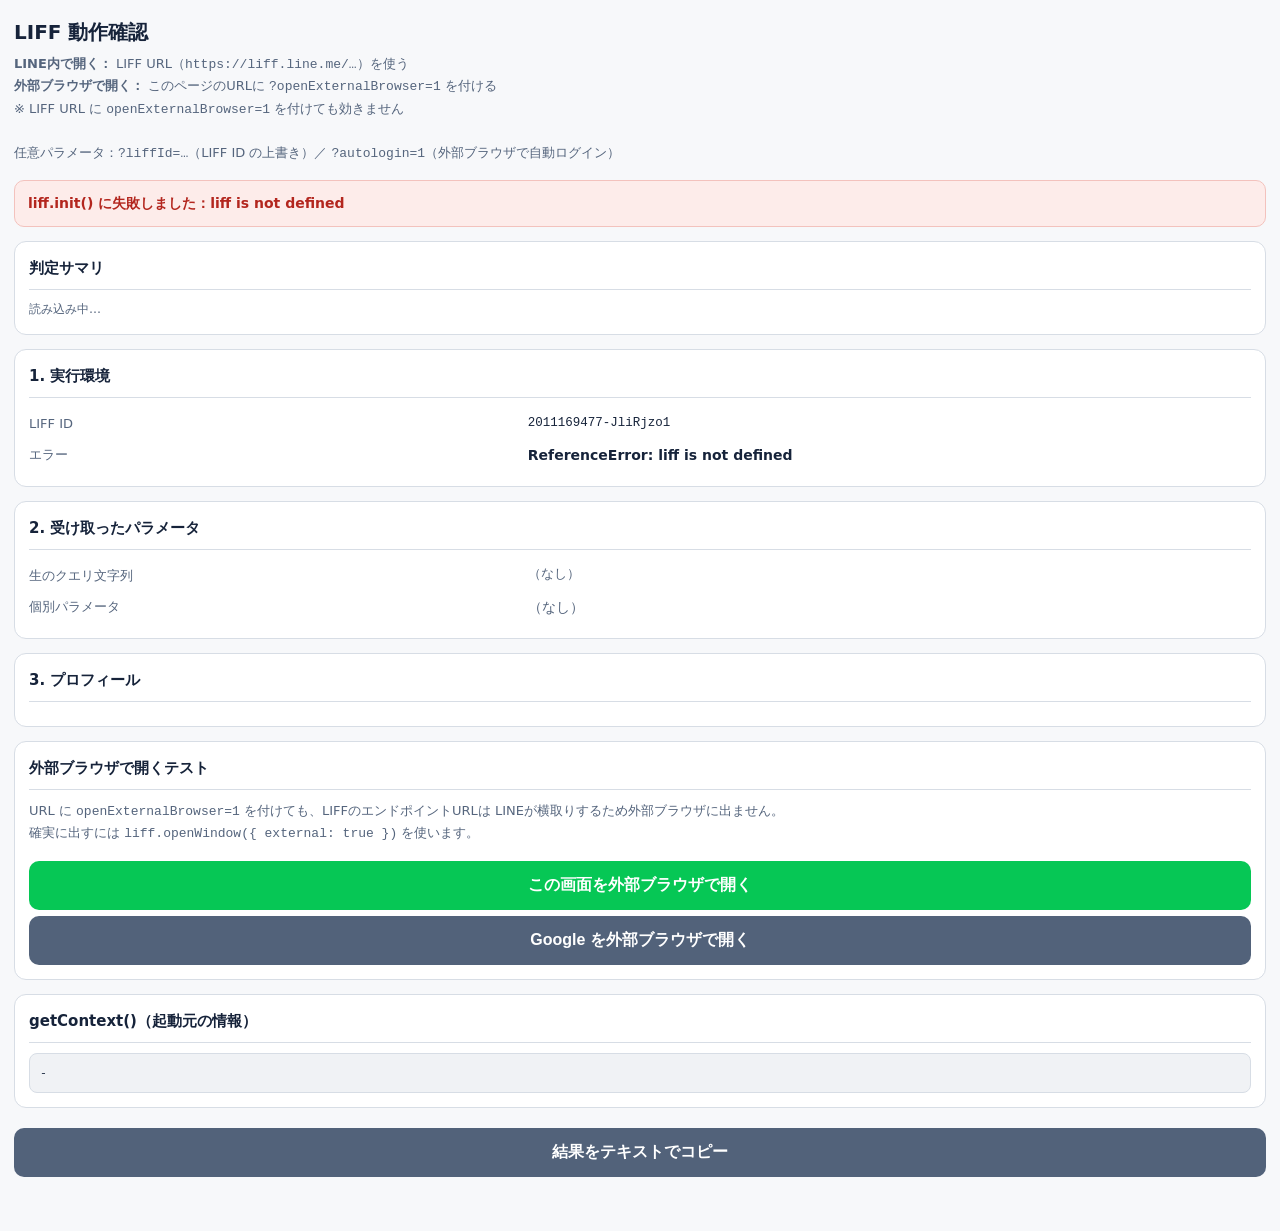
<file: index.html>
<!DOCTYPE html>
<html lang="ja">
<head>
<meta charset="UTF-8">
<meta name="viewport" content="width=device-width, initial-scale=1, viewport-fit=cover">
<title>LIFF 動作確認</title>
<style>
  :root {
    --bg: #f7f8fa;
    --card: #ffffff;
    --line: #d7dde5;
    --ink: #16233a;
    --sub: #55657d;
    --ok: #1a7f4b;
    --ng: #b3261e;
    --warn: #a35a00;
  }
  * { box-sizing: border-box; -webkit-tap-highlight-color: transparent; }
  body {
    margin: 0; padding: 16px 14px 60px;
    background: var(--bg); color: var(--ink);
    font-family: system-ui, -apple-system, "Hiragino Sans", "Noto Sans JP", sans-serif;
    font-size: 16px; line-height: 1.65;
  }
  h1 { font-size: 20px; margin: 0 0 4px; }
  .lead { color: var(--sub); font-size: 13px; margin: 0 0 16px; }
  .card {
    background: var(--card); border: 1px solid var(--line);
    border-radius: 12px; padding: 14px; margin-bottom: 14px;
  }
  .card h2 {
    font-size: 15px; margin: 0 0 10px; padding-bottom: 8px;
    border-bottom: 1px solid var(--line);
  }
  .row { display: flex; gap: 10px; padding: 5px 0; align-items: flex-start; }
  .k { flex: 0 0 40%; color: var(--sub); font-size: 13px; }
  .v { flex: 1; word-break: break-all; font-size: 14px; font-weight: 600; }
  .v.mono { font-family: ui-monospace, Menlo, Consolas, monospace; font-size: 12.5px; font-weight: 500; }
  .empty { color: var(--sub); font-weight: 400; }
  .verdict { display: flex; gap: 10px; padding: 9px 0; border-bottom: 1px dashed var(--line); }
  .verdict:last-child { border-bottom: 0; }
  .mark { flex: 0 0 26px; font-size: 19px; font-weight: 700; text-align: center; }
  .ok { color: var(--ok); } .ng { color: var(--ng); } .warn { color: var(--warn); }
  .vt { font-size: 14px; }
  .vn { font-size: 12px; color: var(--sub); }
  .banner {
    border-radius: 10px; padding: 11px 13px; margin-bottom: 14px;
    font-size: 14px; font-weight: 600;
  }
  .banner.err { background: #fdecea; color: var(--ng); border: 1px solid #f3c2bd; }
  .banner.info { background: #e8f0fb; color: #1c4f9c; border: 1px solid #c2d6f0; }
  button {
    width: 100%; padding: 14px; font-size: 16px; font-weight: 700;
    border: 0; border-radius: 10px; background: #06c755; color: #fff;
    margin-top: 6px; cursor: pointer;
  }
  button.sub { background: #52627a; }
  pre {
    background: #f0f2f5; border: 1px solid var(--line); border-radius: 8px;
    padding: 10px; font-size: 11.5px; overflow-x: auto; margin: 0;
    white-space: pre-wrap; word-break: break-all;
  }
</style>
</head>
<body>

<h1>LIFF 動作確認</h1>
<p class="lead">
  <b>LINE内で開く：</b> LIFF URL（<code>https://liff.line.me/…</code>）を使う<br>
  <b>外部ブラウザで開く：</b> このページのURLに <code>?openExternalBrowser=1</code> を付ける<br>
  ※ LIFF URL に <code>openExternalBrowser=1</code> を付けても効きません<br>
  <br>
  任意パラメータ：<code>?liffId=…</code>（LIFF ID の上書き）／
  <code>?autologin=1</code>（外部ブラウザで自動ログイン）
</p>

<div id="banner"></div>

<div class="card">
  <h2>判定サマリ</h2>
  <div id="verdict"><div class="vn">読み込み中…</div></div>
</div>

<div class="card">
  <h2>1. 実行環境</h2>
  <div id="env"></div>
</div>

<div class="card">
  <h2>2. 受け取ったパラメータ</h2>
  <div id="params"></div>
</div>

<div class="card">
  <h2>3. プロフィール</h2>
  <div id="profile"></div>
  <div id="loginArea"></div>
</div>

<div class="card">
  <h2>外部ブラウザで開くテスト</h2>
  <p style="font-size:13px;color:var(--sub);margin:0 0 10px;">
    URL に <code>openExternalBrowser=1</code> を付けても、LIFFのエンドポイントURLは
    LINEが横取りするため外部ブラウザに出ません。<br>
    確実に出すには <code>liff.openWindow({ external: true })</code> を使います。
  </p>
  <button id="extBtn">この画面を外部ブラウザで開く</button>
  <button id="extBtn2" style="background:#52627a;">Google を外部ブラウザで開く</button>
</div>

<div class="card">
  <h2>getContext()（起動元の情報）</h2>
  <pre id="ctx">-</pre>
</div>

<button class="sub" id="copyBtn">結果をテキストでコピー</button>

<script src="https://static.line-scdn.net/liff/edge/2/sdk.js"></script>
<script>
// ============ LIFF ID ============
// LINE Developers Console >「LIFF」タブ に表示されている値
const LIFF_ID = "2011169477-JliRjzo1";
// =================================

const q  = new URLSearchParams(location.search);
const id = q.get("liffId") || LIFF_ID;

const $ = (s) => document.querySelector(s);
const results = {};

function row(k, v, mono) {
  const empty = (v === undefined || v === null || v === "");
  const cls = "v" + (mono ? " mono" : "") + (empty ? " empty" : "");
  return `<div class="row"><div class="k">${k}</div><div class="${cls}">${empty ? "（なし）" : String(v)}</div></div>`;
}

function banner(type, msg) {
  $("#banner").innerHTML = `<div class="banner ${type}">${msg}</div>`;
}

function verdict(items) {
  $("#verdict").innerHTML = items.map(i => {
    const mark = i.state === "ok" ? "○" : i.state === "ng" ? "×" : "△";
    return `<div class="verdict">
      <div class="mark ${i.state}">${mark}</div>
      <div><div class="vt">${i.title}</div><div class="vn">${i.note}</div></div>
    </div>`;
  }).join("");
}

// ---- 2. クエリパラメータ（LIFF初期化前に取得しておく） ----
const rawSearch = location.search;
const entries = [...q.entries()].filter(([k]) => k !== "liffId");
let paramHtml = row("生のクエリ文字列", rawSearch, true);
if (entries.length === 0) {
  paramHtml += row("個別パラメータ", "");
} else {
  entries.forEach(([k, v]) => { paramHtml += row("　" + k, v, true); });
}
// LIFFブラウザではパラメータが liff.state に入る場合がある
const liffState = q.get("liff.state");
if (liffState) paramHtml += row("liff.state", decodeURIComponent(liffState), true);
$("#params").innerHTML = paramHtml;

results.query = rawSearch;
results.paramCount = entries.length;

// ---- 初期化 ----
(async () => {
  if (!id || id === "PASTE_YOUR_LIFF_ID") {
    banner("err", "LIFF ID が未設定です。ファイル内の LIFF_ID を書き換えるか、URL に ?liffId=… を付けてください。");
    $("#env").innerHTML = row("LIFF ID", "");
    $("#profile").innerHTML = row("状態", "LIFF ID 未設定のため取得できません");
    verdict([
      { state: "ng", title: "① userId が取れるか", note: "LIFF ID 未設定" },
      { state: "ng", title: "② 外部ブラウザでの挙動", note: "LIFF ID 未設定" },
      { state: entries.length > 0 ? "ok" : "ng", title: "③ クエリパラメータが渡るか",
        note: entries.length > 0 ? `${entries.length} 個受信` : "パラメータなし" }
    ]);
    return;
  }

  // ?autologin=1 を付けると、外部ブラウザでも自動で liff.login() が走る
  const autoLogin = q.get("autologin") === "1";

  try {
    await liff.init({ liffId: id, withLoginOnExternalBrowser: autoLogin });
  } catch (e) {
    banner("err", "liff.init() に失敗しました：" + (e && e.message ? e.message : e));
    $("#env").innerHTML = row("LIFF ID", id, true) + row("エラー", String(e));
    return;
  }

  // ---- 1. 実行環境 ----
  const inClient  = liff.isInClient();
  const loggedIn  = liff.isLoggedIn();
  const os        = liff.getOS();
  const lineVer   = liff.getLineVersion();
  const liffVer   = liff.getVersion();
  const lang      = liff.getLanguage ? liff.getLanguage() : "-";

  const where = inClient ? "LIFFブラウザ（LINEアプリ内）" : "外部ブラウザ";

  $("#env").innerHTML =
    row("LIFF ID", id, true) +
    row("開かれている場所", where) +
    row("isInClient()", String(inClient)) +
    row("isLoggedIn()", String(loggedIn)) +
    row("OS", os) +
    row("LINE バージョン", lineVer) +
    row("LIFF SDK", liffVer) +
    row("言語", lang) +
    row("外部ブラウザ自動ログイン", autoLogin ? "有効（?autologin=1）" : "無効");

  results.inClient = inClient;
  results.loggedIn = loggedIn;
  results.where = where;

  // ---- getContext ----
  try {
    $("#ctx").textContent = JSON.stringify(liff.getContext(), null, 2);
  } catch (e) {
    $("#ctx").textContent = "取得できません：" + e;
  }

  // ---- 外部ブラウザで開くテスト ----
  $("#extBtn").onclick = () => {
    liff.openWindow({ url: location.href, external: true });
  };
  $("#extBtn2").onclick = () => {
    liff.openWindow({ url: "https://www.google.com/", external: true });
  };

  // ---- 3. プロフィール ----
  let userId = null;
  if (!loggedIn) {
    $("#profile").innerHTML = row("状態", "未ログインのため取得できません");
    $("#loginArea").innerHTML = '<button id="loginBtn">LINEログインして取得する</button>';
    $("#loginBtn").onclick = () => liff.login({ redirectUri: location.href });
    banner("info", "外部ブラウザでは liff.init() だけではログインされません。上のボタンで liff.login() を実行してください。");
  } else {
    try {
      const p = await liff.getProfile();
      userId = p.userId;
      let idTokenInfo = "（取得できず）";
      try {
        const t = liff.getIDToken();
        if (t) idTokenInfo = t.slice(0, 24) + "…（" + t.length + "文字）";
      } catch (e) { idTokenInfo = "エラー: " + e; }

      $("#profile").innerHTML =
        row("userId", p.userId, true) +
        row("表示名", p.displayName) +
        row("ステータスメッセージ", p.statusMessage) +
        row("画像URL", p.pictureUrl, true) +
        row("IDトークン", idTokenInfo, true);
    } catch (e) {
      $("#profile").innerHTML = row("エラー", String(e));
      banner("err", "getProfile() に失敗：" + e + "（LIFFの権限で profile が有効か確認してください）");
    }
  }
  results.userId = userId;

  // ---- 判定サマリ ----
  verdict([
    {
      state: userId ? "ok" : "ng",
      title: "① userId が取れるか",
      note: userId ? "取得成功。会社の紐付けに使えます" : "取得できず。ログインまたは権限設定を確認"
    },
    {
      state: inClient ? "ok" : "warn",
      title: "② どのブラウザで開かれているか",
      note: where + (inClient ? "。LIFF機能はフルで使えます" : "。一部のLIFF機能が制限されます")
    },
    {
      state: entries.length > 0 ? "ok" : "ng",
      title: "③ クエリパラメータが渡るか",
      note: entries.length > 0
        ? entries.map(([k, v]) => k + "=" + v).join(" / ") + " を受信"
        : "パラメータなし。?company=C001 などを付けて再度開いてください"
    }
  ]);
})();

// ---- コピー ----
$("#copyBtn").onclick = () => {
  const text = [
    "=== LIFF 動作確認結果 ===",
    "日時: " + new Date().toLocaleString("ja-JP"),
    "URL : " + location.href,
    "",
    "開かれている場所: " + (results.where || "-"),
    "isInClient      : " + results.inClient,
    "isLoggedIn      : " + results.loggedIn,
    "userId          : " + (results.userId || "取得できず"),
    "クエリ           : " + (results.query || "なし"),
    "パラメータ数     : " + results.paramCount,
    "",
    "getContext():",
    $("#ctx").textContent
  ].join("\n");

  navigator.clipboard.writeText(text)
    .then(() => { $("#copyBtn").textContent = "コピーしました"; })
    .catch(() => { $("#copyBtn").textContent = "コピーに失敗しました"; });
};
</script>
</body>
</html>
</file>
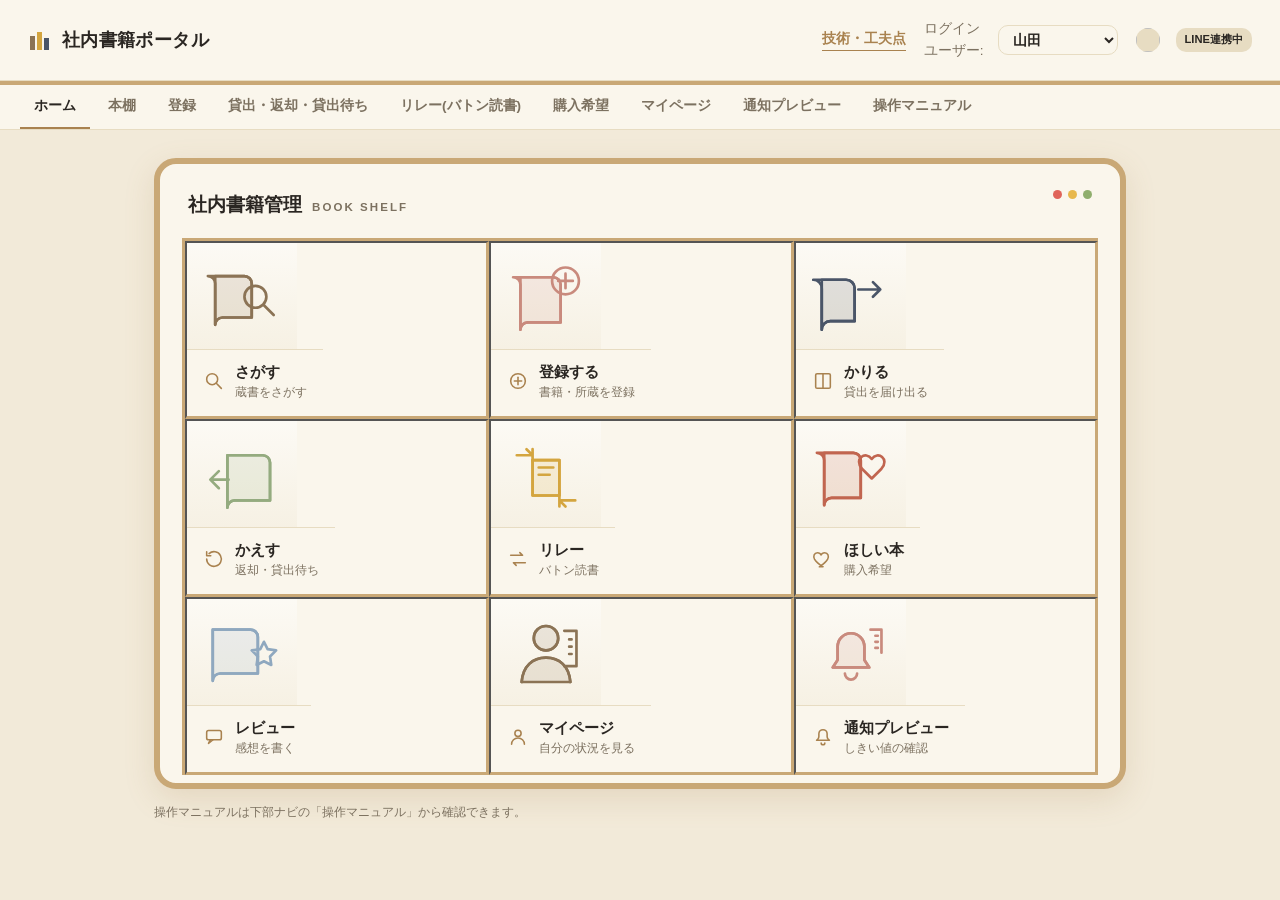
<file: book-portal/index.html>
<!DOCTYPE html>
<html lang="ja">
<head>
<meta charset="UTF-8">
<meta name="viewport" content="width=device-width, initial-scale=1.0">
<title>社内書籍ポータル</title>
<link rel="stylesheet" href="style.css">
</head>
<body>
<header>
  <h1><svg class="brand-mark" viewBox="0 0 24 24" width="24" height="24" aria-hidden="true">
    <rect x="2" y="8" width="5" height="14" fill="#8b7355"/>
    <rect x="9" y="4" width="5" height="18" fill="#d4a53f"/>
    <rect x="16" y="10" width="5" height="12" fill="#4a5568"/>
  </svg>社内書籍ポータル</h1>
  <div class="header-actions">
    <a href="#presentation" id="presentationLink" class="presentation-link">技術・工夫点</a>
    <div class="user-switch" id="userSwitch">
      ログインユーザー:
      <select id="currentUser"></select>
    </div>
    <div class="line-user" id="lineUser" hidden>
      <img id="lineUserPic" alt="">
      <span id="lineUserName"></span>
      <span class="tag" style="margin:0;">LINE連携中</span>
    </div>
  </div>
</header>
<div class="accent-bar" aria-hidden="true"></div>

<nav id="nav">
  <button data-view="home" class="active">ホーム</button>
  <button data-view="shelf">本棚</button>
  <button data-view="register">登録</button>
  <button data-view="loan">貸出・返却・貸出待ち</button>
  <button data-view="relay">リレー(バトン読書)</button>
  <button data-view="wishlist">購入希望</button>
  <button data-view="mypage">マイページ</button>
  <button data-view="notify">通知プレビュー</button>
  <button data-view="manual">操作マニュアル</button>
</nav>

<main id="main"></main>

<script src="https://static.line-scdn.net/liff/edge/2/sdk.js"></script>
<script src="app.js"></script>
</body>
</html>
</file>
<file: book-portal/style.css>
/*
  デザインコンセプト: あたたかい木の本棚
  生成りのクリーム背景 + オーク材のような木目トーン + パステルな背表紙カラー。
  ホーム画面は「本棚の小部屋」を模したタイル型メニューにしている。
*/
:root {
  --bg: #f2ead9;
  --surface: #faf6ec;
  --wood: #c9a876;
  --wood-dark: #a9824f;
  --ink: #2a2622;
  --ink-soft: #7c7160;
  --line: #e7dcc2;

  --spine-brown: #8b7355;
  --spine-rose: #c98a7d;
  --spine-navy: #4a5568;
  --spine-sage: #94ab7f;
  --spine-gold: #d4a53f;
  --spine-terracotta: #c1654f;
  --spine-blue: #8fa8bf;

  --plant-green: #8fae6d;
  --plant-pot: #bf6a4d;
  --danger: #b1493a;
  --radius: 10px;
}
* { box-sizing: border-box; }
html, body { max-width: 100%; overflow-x: hidden; }
body {
  margin: 0;
  font-family: "Hiragino Kaku Gothic ProN", "Yu Gothic", "Segoe UI", sans-serif;
  background: var(--bg);
  color: var(--ink);
  line-height: 1.6;
}

header {
  background: var(--surface);
  color: var(--ink);
  padding: 18px 28px;
  display: flex;
  justify-content: space-between;
  align-items: center;
  flex-wrap: wrap;
  gap: 10px;
  border-bottom: 1px solid var(--line);
}
header h1 {
  margin: 0;
  font-size: 1.15rem;
  font-weight: 700;
  letter-spacing: 0.02em;
  display: flex;
  align-items: center;
  gap: 10px;
}
.brand-mark { flex-shrink: 0; }
.accent-bar { height: 4px; background: var(--wood); }

.header-actions {
  display: flex;
  align-items: center;
  gap: 18px;
  flex-wrap: wrap;
}
.presentation-link {
  color: var(--wood-dark);
  font-size: 0.85rem;
  font-weight: 700;
  text-decoration: none;
  border-bottom: 1px solid currentColor;
}
.presentation-link:hover { color: var(--ink); }

.user-switch {
  font-size: 0.85rem;
  display: flex;
  align-items: center;
  gap: 8px;
  color: var(--ink-soft);
}
.user-switch select {
  padding: 5px 10px;
  border-radius: var(--radius);
  border: 1px solid var(--line);
  background: var(--surface);
  color: var(--ink);
  font-weight: 600;
  cursor: pointer;
}
.line-user {
  font-size: 0.85rem;
  display: flex;
  align-items: center;
  gap: 8px;
  color: var(--ink);
  font-weight: 600;
}
.line-user img {
  width: 24px;
  height: 24px;
  border-radius: 50%;
  object-fit: cover;
  background: var(--line);
}

nav {
  display: flex;
  flex-wrap: wrap;
  gap: 4px;
  background: var(--surface);
  padding: 0 20px;
  border-bottom: 1px solid var(--line);
}
nav button {
  background: transparent;
  border: none;
  border-bottom: 2px solid transparent;
  color: var(--ink-soft);
  padding: 12px 14px;
  cursor: pointer;
  font-size: 0.85rem;
  font-weight: 600;
  transition: color 0.15s ease, border-color 0.15s ease;
}
nav button:hover { color: var(--ink); }
nav button.active { color: var(--ink); border-bottom-color: var(--wood-dark); }

main { padding: 28px 24px 60px; max-width: 1020px; margin: 0 auto; }

h2 {
  display: flex;
  align-items: center;
  gap: 10px;
  font-size: 1.2rem;
  font-weight: 700;
  margin: 4px 0 22px;
  padding-bottom: 12px;
  border-bottom: 1px solid var(--line);
  color: var(--ink);
}
h2::before {
  content: "";
  display: inline-block;
  width: 10px;
  height: 10px;
  border-radius: 3px;
  background: var(--wood-dark);
  flex-shrink: 0;
}
h3 { margin: 4px 0; font-weight: 700; }

.card {
  background: var(--surface);
  border: 1px solid var(--line);
  border-radius: var(--radius);
  padding: 20px;
  margin-bottom: 16px;
}

/* ================= ホーム画面(本棚の小部屋メニュー) ================= */
.home-frame {
  background: var(--surface);
  border: 6px solid var(--wood);
  border-radius: 22px;
  padding: 22px 22px 8px;
  box-shadow: 0 10px 30px rgba(169, 130, 79, 0.18);
}
.home-frame-header {
  display: flex;
  align-items: baseline;
  gap: 10px;
  padding: 4px 6px 18px;
  position: relative;
}
.home-frame-header h2 {
  border: none;
  margin: 0;
  padding: 0;
}
.home-frame-header h2::before { display: none; }
.home-subtitle {
  font-size: 0.72rem;
  letter-spacing: 0.18em;
  color: var(--ink-soft);
  font-weight: 700;
}
.home-dots { position: absolute; right: 6px; top: 4px; display: flex; gap: 6px; }
.home-dots span { width: 9px; height: 9px; border-radius: 50%; display: inline-block; }
.home-dots span:nth-child(1) { background: #e0645a; }
.home-dots span:nth-child(2) { background: #e8b84b; }
.home-dots span:nth-child(3) { background: #8fae6d; }

.home-grid {
  display: grid;
  grid-template-columns: repeat(3, 1fr);
  border-top: 3px solid var(--wood);
  border-left: 3px solid var(--wood);
}
.home-cell {
  background: var(--surface);
  border-right: 3px solid var(--wood);
  border-bottom: 3px solid var(--wood);
  padding: 0;
  cursor: pointer;
  text-align: left;
  display: flex;
  flex-direction: column;
  font-family: inherit;
  min-width: 0;
}
.home-shelf-illust {
  display: flex;
  align-items: center;
  justify-content: center;
  padding: 14px 16px 10px;
  min-height: 106px;
  overflow: hidden;
  background: linear-gradient(180deg, rgba(255,255,255,0.45), rgba(231,220,194,0.2));
}
.home-feature-svg {
  width: 78px;
  height: 78px;
  fill: none;
  stroke: currentColor;
  stroke-width: 2.2;
  stroke-linecap: round;
  stroke-linejoin: round;
  transition: transform 0.18s ease;
}
.home-feature-svg .feature-fill {
  fill: currentColor;
  fill-opacity: 0.15;
}
.home-cell:hover .home-feature-svg { transform: translateY(-2px) scale(1.04); }
.home-cell-label {
  display: flex;
  align-items: center;
  gap: 10px;
  padding: 12px 16px 16px;
  border-top: 1px solid var(--line);
}
.home-cell-label .icon { color: var(--wood-dark); flex-shrink: 0; }
.home-cell-label .text { min-width: 0; }
.home-cell-label .text b { display: block; font-size: 0.95rem; color: var(--ink); }
.home-cell-label .text span { display: block; font-size: 0.72rem; color: var(--ink-soft); margin-top: 2px; }
.home-cell:hover { background: #f5efe0; }

/* ---- 本棚: 表示切替 ---- */
.shelf-toggle {
  display: inline-flex;
  border: 1px solid var(--wood);
  border-radius: var(--radius);
  overflow: hidden;
  margin-bottom: 16px;
}
.shelf-toggle button {
  border: none;
  background: var(--surface);
  padding: 8px 18px;
  font-size: 0.82rem;
  font-weight: 600;
  color: var(--ink);
  cursor: pointer;
  transition: background 0.15s ease, color 0.15s ease;
  border-right: 1px solid var(--wood);
}
.shelf-toggle button:last-child { border-right: none; }
.shelf-toggle button.active { background: var(--wood-dark); color: #fff; }

.shelf-controls > label:first-child { margin-top: 0; }
.shelf-filter-grid {
  display: grid;
  grid-template-columns: repeat(4, minmax(0, 1fr));
  gap: 12px;
  margin-top: 10px;
}
.shelf-filter-grid label { white-space: nowrap; }
.shelf-filter-footer {
  display: flex;
  justify-content: space-between;
  align-items: center;
  min-height: 38px;
  margin-top: 8px;
}
.shelf-category-list {
  display: grid;
  grid-template-columns: repeat(2, minmax(0, 1fr));
  gap: 28px 20px;
  margin-top: 18px;
}
.shelf-category-list .shelf-category-section { min-width: 0; }
.shelf-index-plate {
  position: relative;
  width: fit-content;
  min-width: 180px;
  max-width: calc(100% - 20px);
  margin: 0 0 12px 12px;
  padding: 8px 38px 8px 16px;
  color: #49351f;
  background: linear-gradient(180deg, #ead2a8, #d4ae73);
  border: 1px solid #b78c50;
  border-radius: 5px 5px 2px 2px;
  box-shadow: 0 3px 0 #9c7543, 0 5px 10px rgba(99, 70, 34, 0.13);
  font-size: 0.8rem;
  font-weight: 700;
  letter-spacing: 0.02em;
}
.shelf-index-plate::before {
  content: "";
  position: absolute;
  left: -9px;
  bottom: -5px;
  width: 7px;
  height: 23px;
  border-radius: 3px 0 0 3px;
  background: #a77e49;
}
.shelf-index-count {
  position: absolute;
  right: 10px;
  color: rgba(73, 53, 31, 0.65);
  font-size: 0.68rem;
  font-weight: 600;
}
.spine-category-section + .spine-category-section { margin-top: 28px; }

/* ---- グリッド表示(標準) ---- */
.shelf-grid {
  display: grid;
  grid-template-columns: repeat(auto-fill, minmax(160px, 1fr));
  gap: 14px;
}
.book {
  position: relative;
  border-radius: var(--radius);
  border: none;
  border-top: 6px solid var(--wood);
  min-height: 170px;
  display: flex;
  flex-direction: column;
  justify-content: flex-end;
  padding: 12px;
  font-size: 0.78rem;
  color: #fff;
  cursor: pointer;
  text-align: left;
  transition: transform 0.12s ease;
}
.book:hover { transform: translateY(-3px); }
.book b { font-size: 0.86rem; line-height: 1.35; display: block; margin-bottom: 6px; text-shadow: 0 1px 2px rgba(0,0,0,0.25); }

/* ---- 書籍詳細: 表紙未設定時のSVGプレースホルダー ---- */
.book-summary { align-items: center; }
.book-summary .book-cover-column {
  flex: 0 0 190px;
  min-width: 190px;
  display: flex;
  justify-content: center;
}
.book-cover-placeholder {
  width: 166px;
  min-height: 226px;
  padding: 14px 12px 13px;
  border-radius: 4px 10px 10px 4px;
  color: var(--cover-tone);
  background: linear-gradient(145deg, color-mix(in srgb, var(--cover-tone) 14%, var(--surface)), var(--surface));
  border: 1px solid color-mix(in srgb, var(--cover-tone) 48%, var(--line));
  border-left: 7px solid var(--cover-tone);
  box-shadow: 6px 8px 16px rgba(80, 62, 38, 0.14);
  display: flex;
  flex-direction: column;
  align-items: center;
  justify-content: center;
  gap: 7px;
}
.book-cover-placeholder-icon {
  width: 112px;
  height: 140px;
  overflow: visible;
}
.book-cover-placeholder .cover-shadow { fill: rgba(70, 57, 42, 0.12); }
.book-cover-placeholder .cover-body { fill: currentColor; fill-opacity: 0.15; }
.book-cover-placeholder .cover-line,
.book-cover-placeholder .cover-page,
.book-cover-placeholder .cover-emblem,
.book-cover-placeholder .cover-bookmark {
  fill: none;
  stroke: currentColor;
  stroke-width: 2.2;
  stroke-linecap: round;
  stroke-linejoin: round;
}
.book-cover-placeholder .cover-emblem { fill: var(--surface); fill-opacity: 0.72; }
.book-cover-placeholder span {
  color: var(--ink);
  font-size: 0.82rem;
  font-weight: 700;
  letter-spacing: 0.08em;
  text-align: center;
}
.book-cover-placeholder small {
  display: block;
  margin-top: 2px;
  color: var(--ink-soft);
  font-size: 0.68rem;
  font-weight: 500;
  letter-spacing: 0.04em;
}

/* ---- 実寸(サイズ比例)表示 ---- */
.spine-shelf-outer {
  background: var(--surface);
  border: 1px solid var(--line);
  border-radius: var(--radius);
  padding: 20px 20px 0;
  overflow-x: auto;
}
.spine-shelf {
  display: flex;
  align-items: flex-end;
  gap: 5px;
  min-height: 260px;
  padding-bottom: 16px;
  border-bottom: 6px solid var(--wood);
}
.spine {
  border: none;
  border-radius: 2px 2px 0 0;
  cursor: pointer;
  color: #fff;
  display: flex;
  align-items: flex-start;
  justify-content: center;
  padding: 10px 4px;
  transition: transform 0.12s ease;
  writing-mode: vertical-rl;
  text-orientation: mixed;
  font-size: 0.76rem;
  font-weight: 600;
  letter-spacing: 0.02em;
  flex-shrink: 0;
}
.spine:hover { transform: translateY(-4px); }
.spine-caption {
  text-align: center;
  font-size: 0.75rem;
  color: var(--ink-soft);
  padding: 10px 0 2px;
}

.tag {
  display: inline-flex;
  align-items: center;
  gap: 3px;
  background: var(--line);
  color: var(--ink);
  font-size: 0.7rem;
  font-weight: 600;
  padding: 3px 9px;
  border-radius: var(--radius);
  margin: 2px 4px 2px 0;
}
.tag.status-AVAILABLE { background: var(--spine-sage); color: #fff; }
.tag.status-ON_LOAN { background: var(--spine-gold); color: #4a3400; }
.tag.status-UNAVAILABLE { background: var(--line); color: var(--ink-soft); }
.tag.type-COMPANY { background: var(--spine-navy); color: #fff; }
.tag.type-PERSONAL { background: var(--spine-rose); color: #fff; }
.tag.curry { background: var(--wood-dark); color: #fff; }
.tag.overdue { background: var(--danger); color: #fff; }
.tag.ai { background: var(--spine-blue); color: #fff; }

label { display: block; font-size: 0.8rem; margin: 10px 0 4px; color: var(--ink-soft); font-weight: 600; }
input, select, textarea {
  width: 100%;
  padding: 9px 10px;
  border: 1px solid var(--line);
  border-radius: var(--radius);
  font-size: 0.9rem;
  font-family: inherit;
  background: var(--surface);
  color: var(--ink);
  transition: border-color 0.15s ease;
}
input:focus, select:focus, textarea:focus {
  outline: none;
  border-color: var(--wood-dark);
}

.btn {
  display: inline-block;
  margin-top: 12px;
  background: var(--wood-dark);
  color: #fff;
  border: 1px solid var(--wood-dark);
  padding: 9px 18px;
  border-radius: var(--radius);
  cursor: pointer;
  font-size: 0.88rem;
  font-weight: 600;
  transition: background 0.15s ease;
}
.btn:hover { background: #8c6a3f; }
.btn.secondary { background: transparent; color: var(--wood-dark); border: 1px solid var(--wood-dark); }
.btn.secondary:hover { background: #f5efe0; }
.btn.danger { background: #fff; color: var(--danger); border: 1px solid var(--danger); }
.btn.danger:hover { background: var(--danger); color: #fff; }
.btn.small { padding: 5px 12px; margin-left: 8px; margin-top: 0; font-size: 0.78rem; }
.btn:disabled { opacity: 0.4; cursor: not-allowed; }

.row { display: flex; gap: 14px; flex-wrap: wrap; }
.row > div { flex: 1; min-width: 200px; }
.note { font-size: 0.75rem; color: var(--ink-soft); margin-top: 4px; }
.list-item { border-bottom: 1px solid var(--line); padding: 10px 0; }
.list-item:last-child { border-bottom: none; }
.back-link {
  cursor: pointer;
  color: var(--ink-soft);
  font-weight: 600;
  font-size: 0.85rem;
  display: inline-block;
  margin-bottom: 10px;
}
.back-link:hover { color: var(--wood-dark); }

.stat-box {
  background: var(--surface);
  border: 1px solid var(--line);
  border-top: 3px solid var(--wood);
  border-radius: var(--radius);
  padding: 16px;
  text-align: center;
  flex: 1;
  min-width: 140px;
}
.stat-box .num { font-size: 1.7rem; font-weight: 700; color: var(--wood-dark); }
.presentation-lead {
  font-size: 1rem;
  color: var(--ink-soft);
  margin-bottom: 22px;
}
.presentation-grid {
  display: grid;
  grid-template-columns: repeat(auto-fit, minmax(250px, 1fr));
  gap: 16px;
}
.presentation-grid .card { margin-bottom: 0; }
.presentation-grid ul { margin: 10px 0 0; padding-left: 1.3rem; }
.presentation-grid li { margin: 6px 0; }
.architecture-flow {
  display: flex;
  align-items: center;
  justify-content: center;
  gap: 8px;
  flex-wrap: wrap;
  margin-top: 16px;
}
.architecture-flow span {
  background: var(--line);
  border-radius: var(--radius);
  padding: 8px 12px;
  font-size: 0.8rem;
  font-weight: 700;
}
.architecture-flow i { color: var(--wood-dark); font-style: normal; }
.checkbox-row { display: flex; align-items: center; gap: 8px; margin: 6px 0; }
.checkbox-row input { width: auto; }
.holding-block { border: 1px dashed var(--line); border-radius: var(--radius); padding: 12px; margin-bottom: 8px; }

/* ================= スマートフォン向け ================= */
@media (max-width: 640px) {
  header { padding: 14px 16px; }
  header h1 { font-size: 1rem; }
  .user-switch { font-size: 0.78rem; }

  nav {
    padding: 0 8px;
    flex-wrap: nowrap;
    overflow-x: auto;
    -webkit-overflow-scrolling: touch;
  }
  nav button {
    padding: 10px 10px;
    font-size: 0.78rem;
    white-space: nowrap;
    flex-shrink: 0;
  }

  main { padding: 16px 12px 40px; }
  .card { padding: 14px; }

  h2 { font-size: 1.05rem; margin-bottom: 16px; }

  .home-frame { border-width: 4px; border-radius: 16px; padding: 14px 14px 6px; }
  .home-grid { grid-template-columns: repeat(2, 1fr); }
  .home-shelf-illust { padding: 10px 10px 7px; min-height: 82px; }
  .home-feature-svg { width: 62px; height: 62px; }
  .home-cell-label { padding: 10px 10px 12px; gap: 8px; }
  .home-cell-label .icon { width: 18px; height: 18px; }
  .home-cell-label .text b { font-size: 0.82rem; }
  .home-cell-label .text span { font-size: 0.66rem; }

  .row { flex-direction: column; }
  .row > div { min-width: 0; width: 100%; }
  .book-summary .book-cover-column { flex-basis: auto; min-width: 0; }

  .shelf-filter-grid { grid-template-columns: repeat(2, minmax(0, 1fr)); gap: 6px 10px; }
  .shelf-category-list { grid-template-columns: 1fr; gap: 24px; }
  .shelf-index-plate { min-width: 150px; margin-left: 9px; }

  .shelf-grid { grid-template-columns: repeat(auto-fill, minmax(130px, 1fr)); gap: 10px; }
}

@media (max-width: 420px) {
  .home-grid { grid-template-columns: 1fr; }
  .shelf-filter-grid { grid-template-columns: 1fr; }
}
</file>
